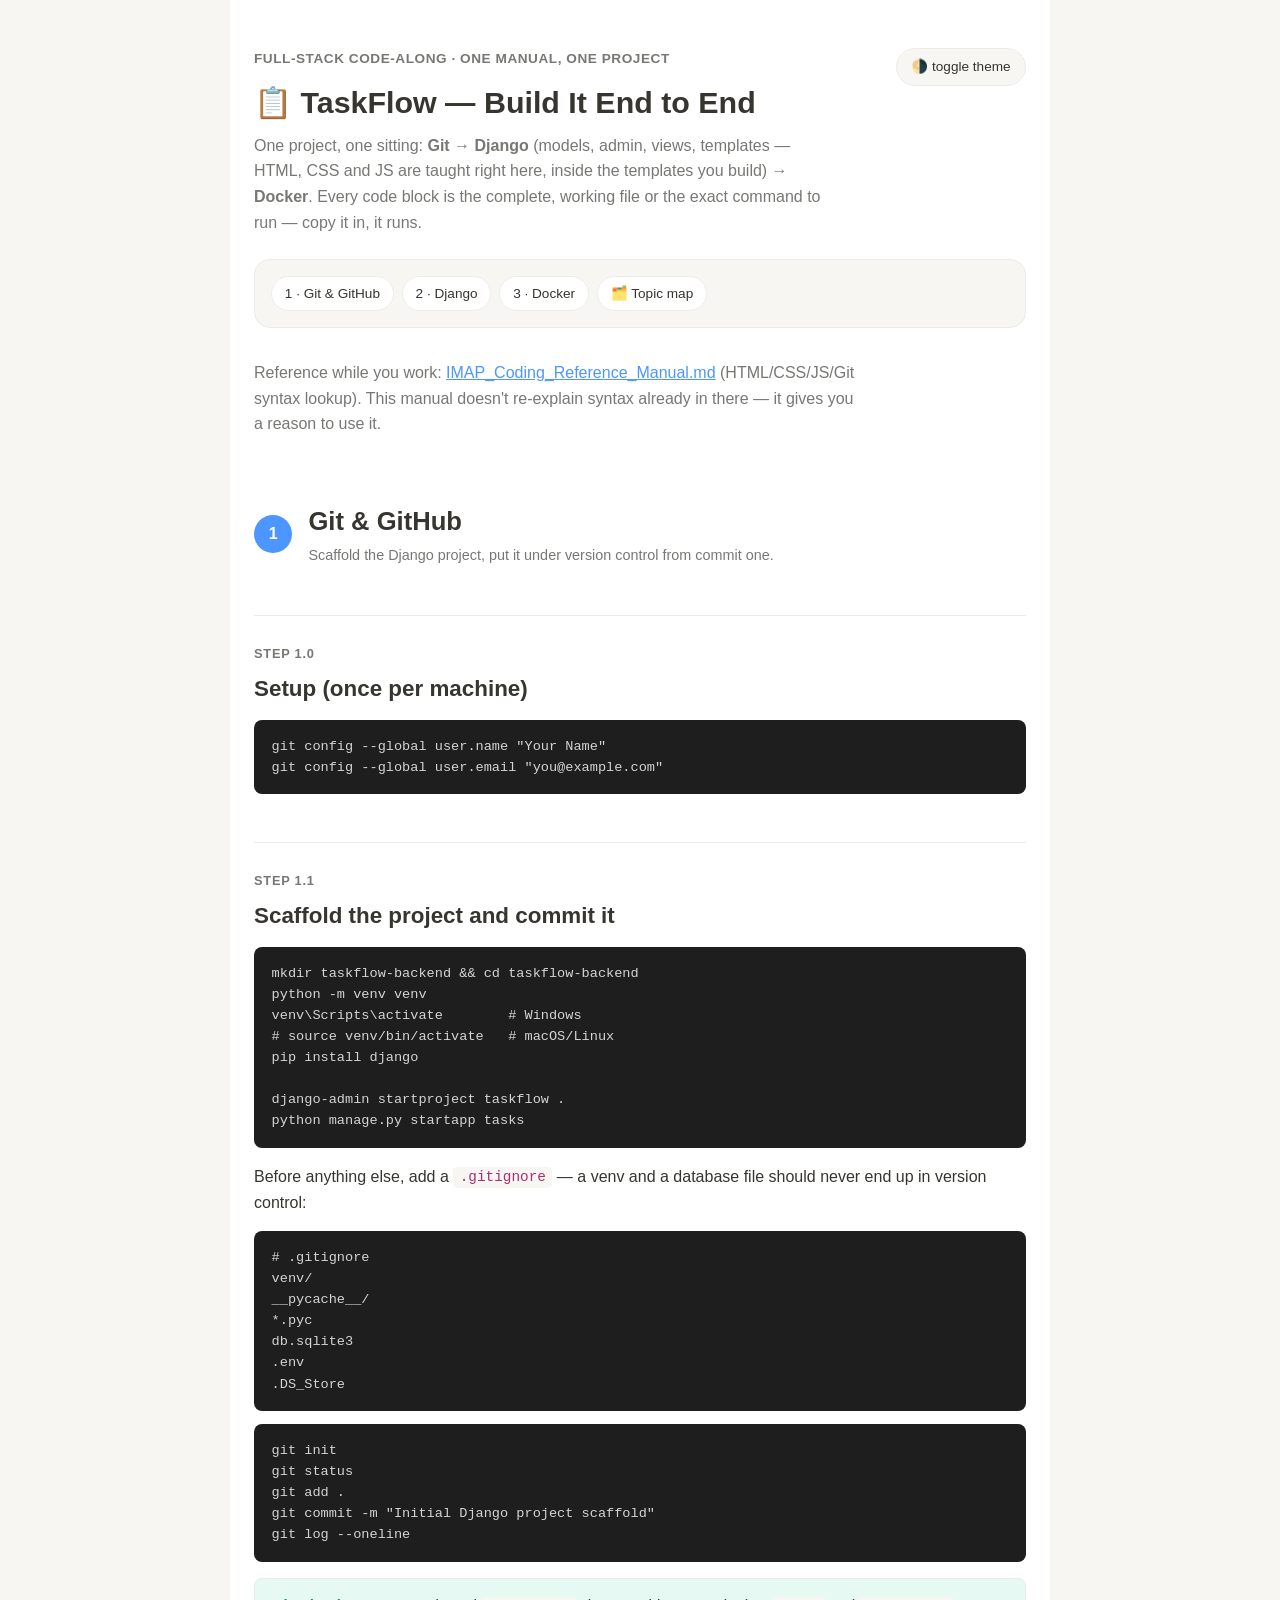
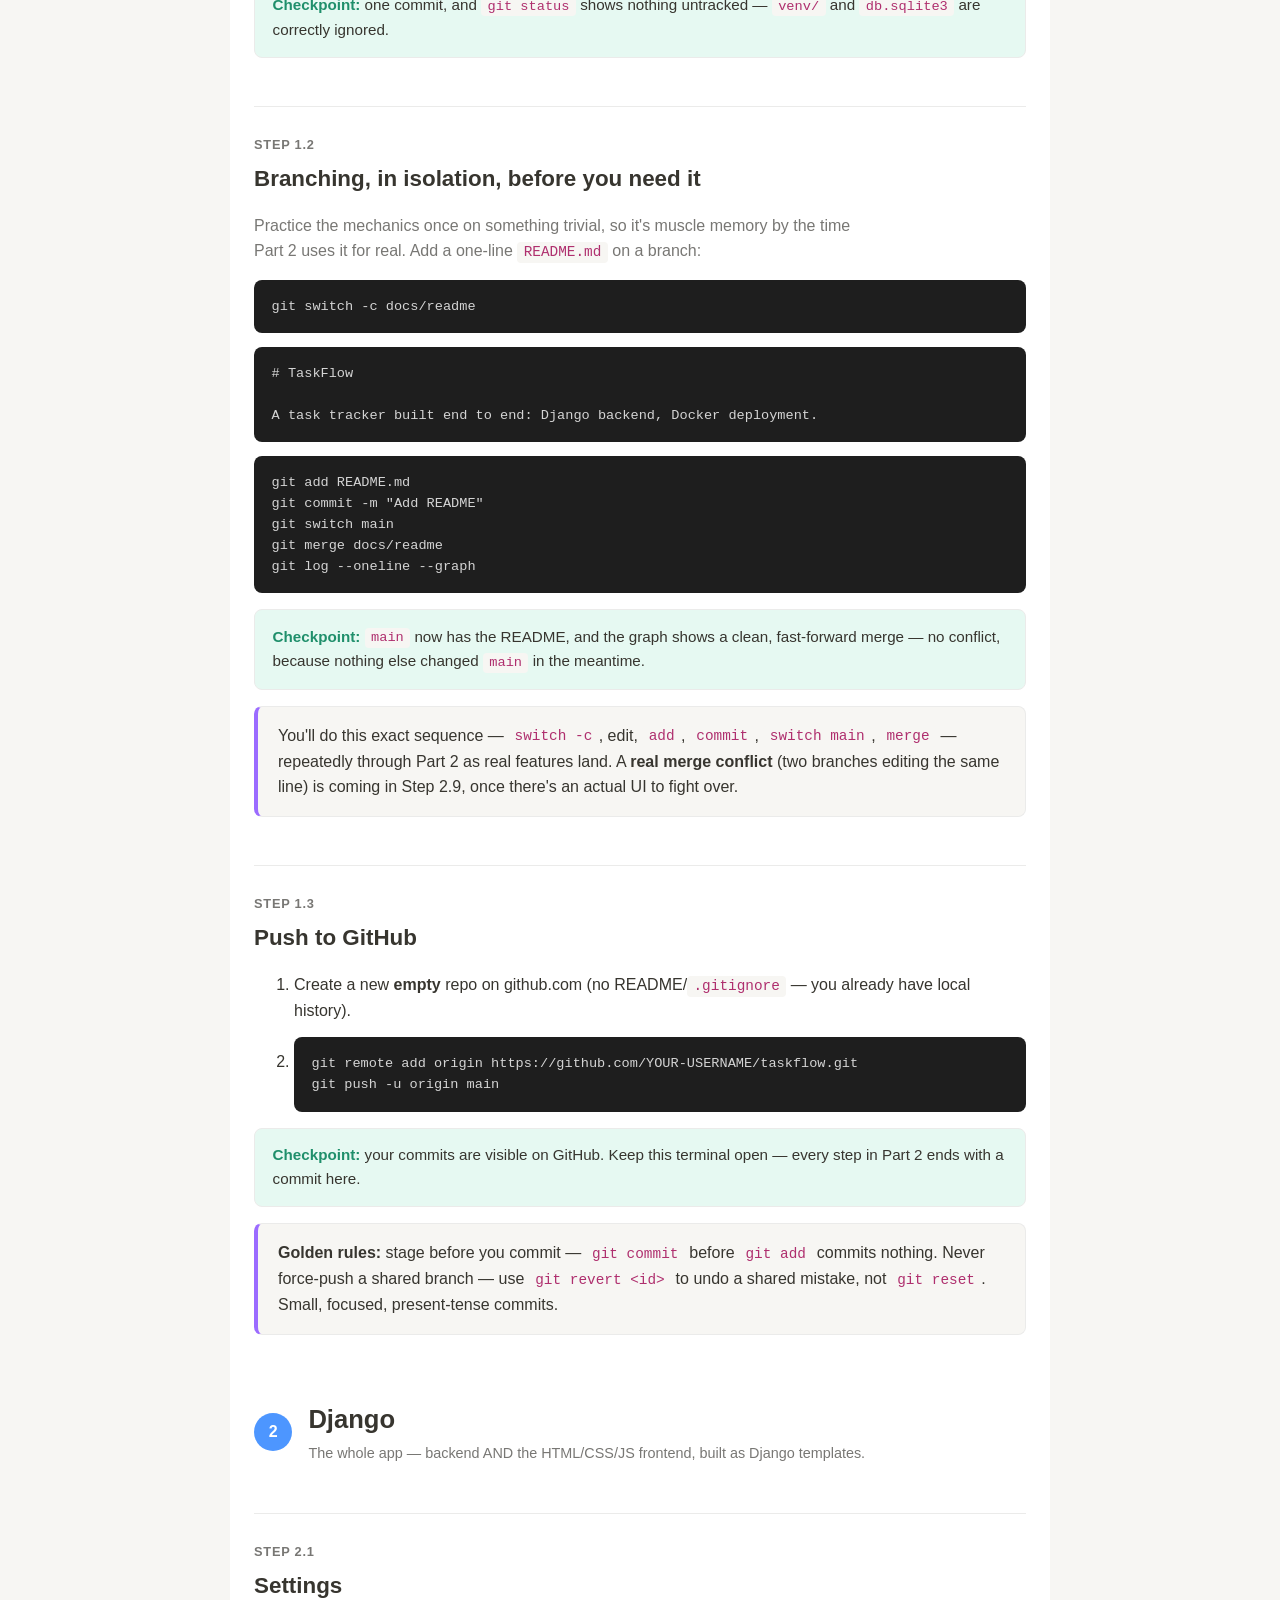
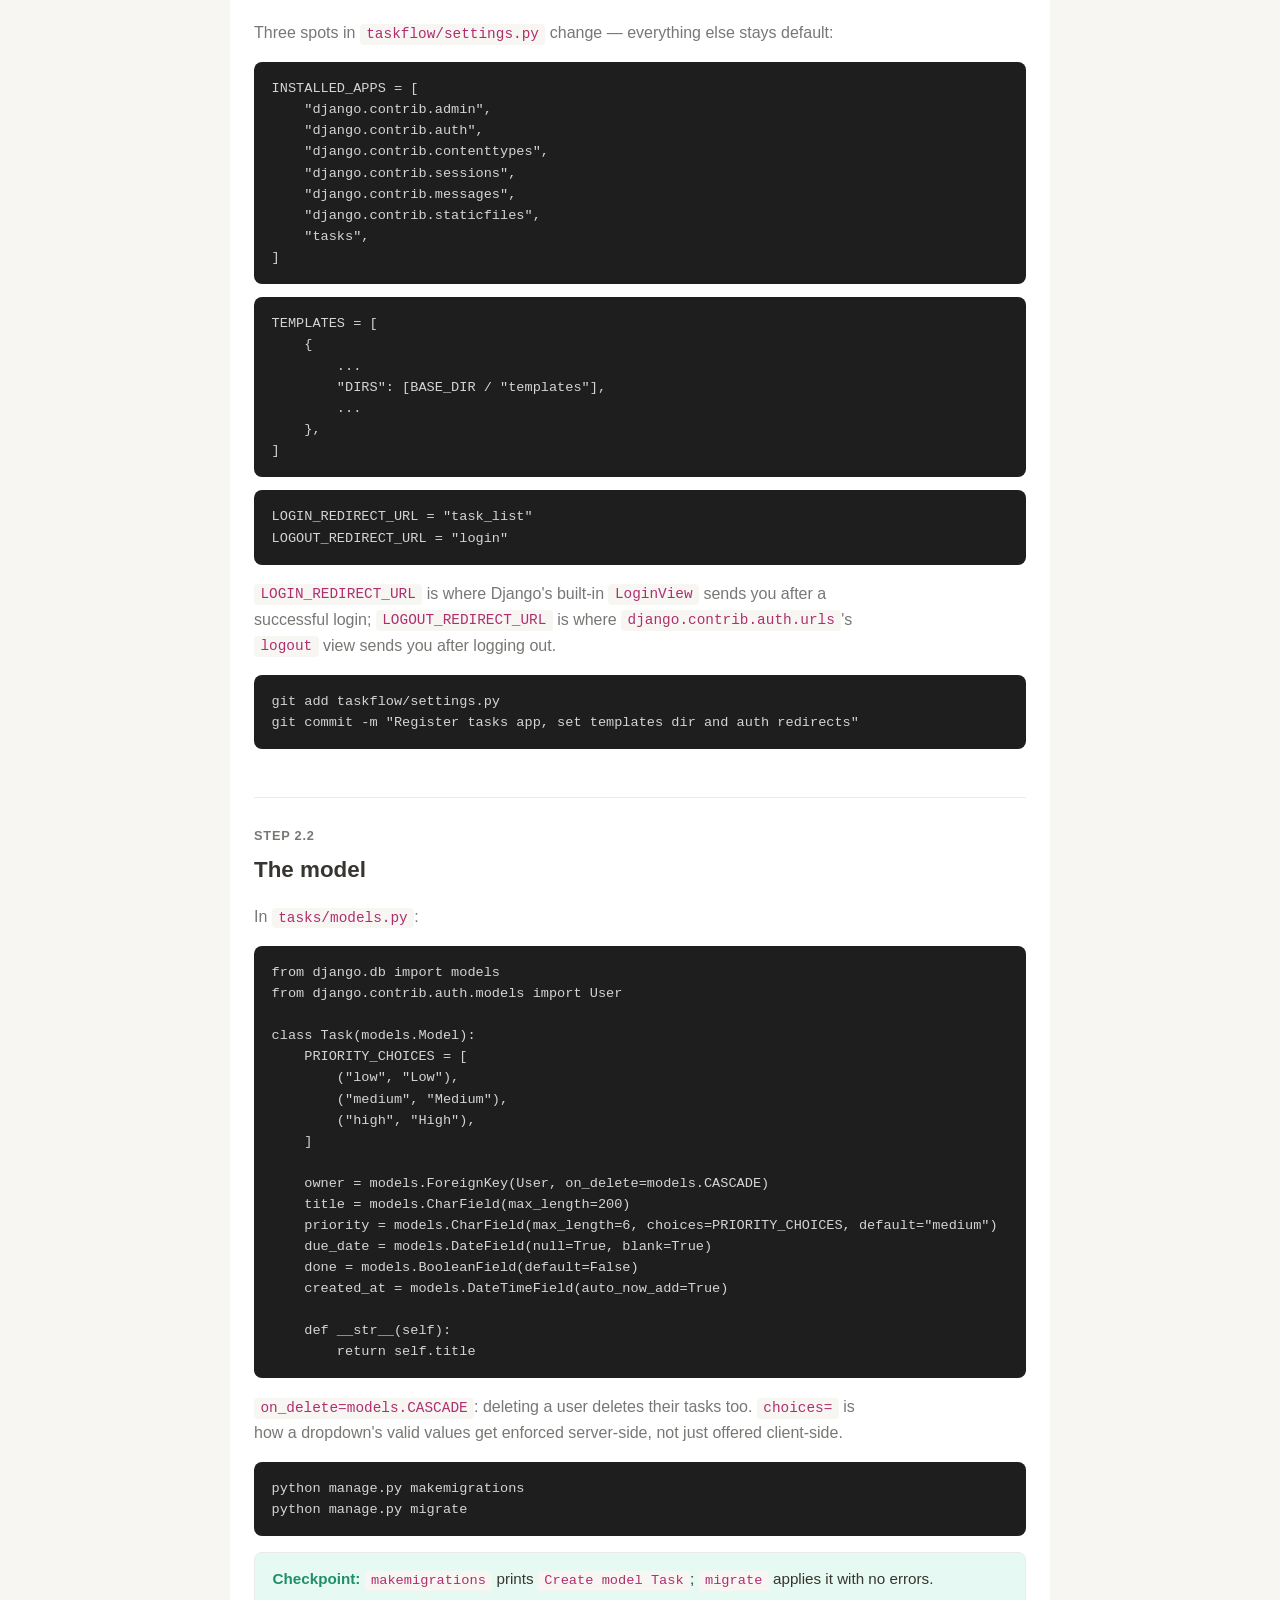
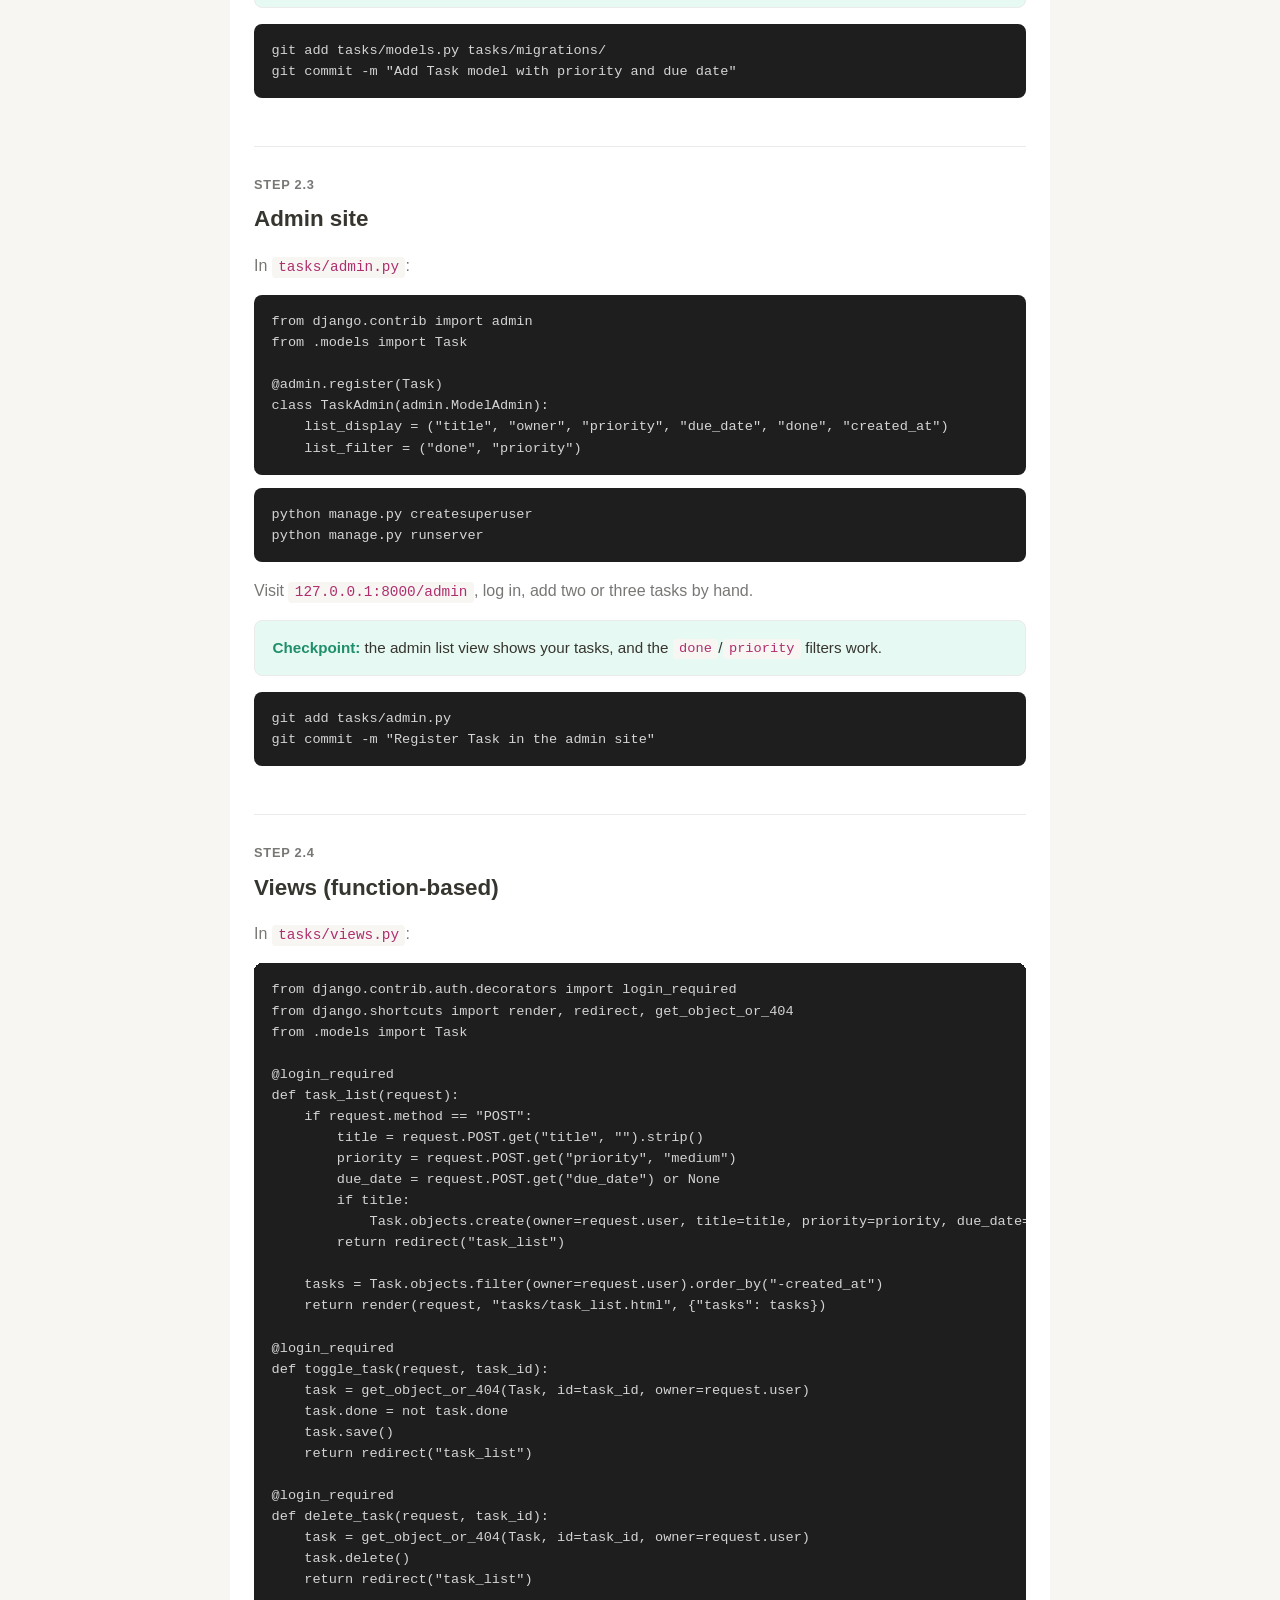
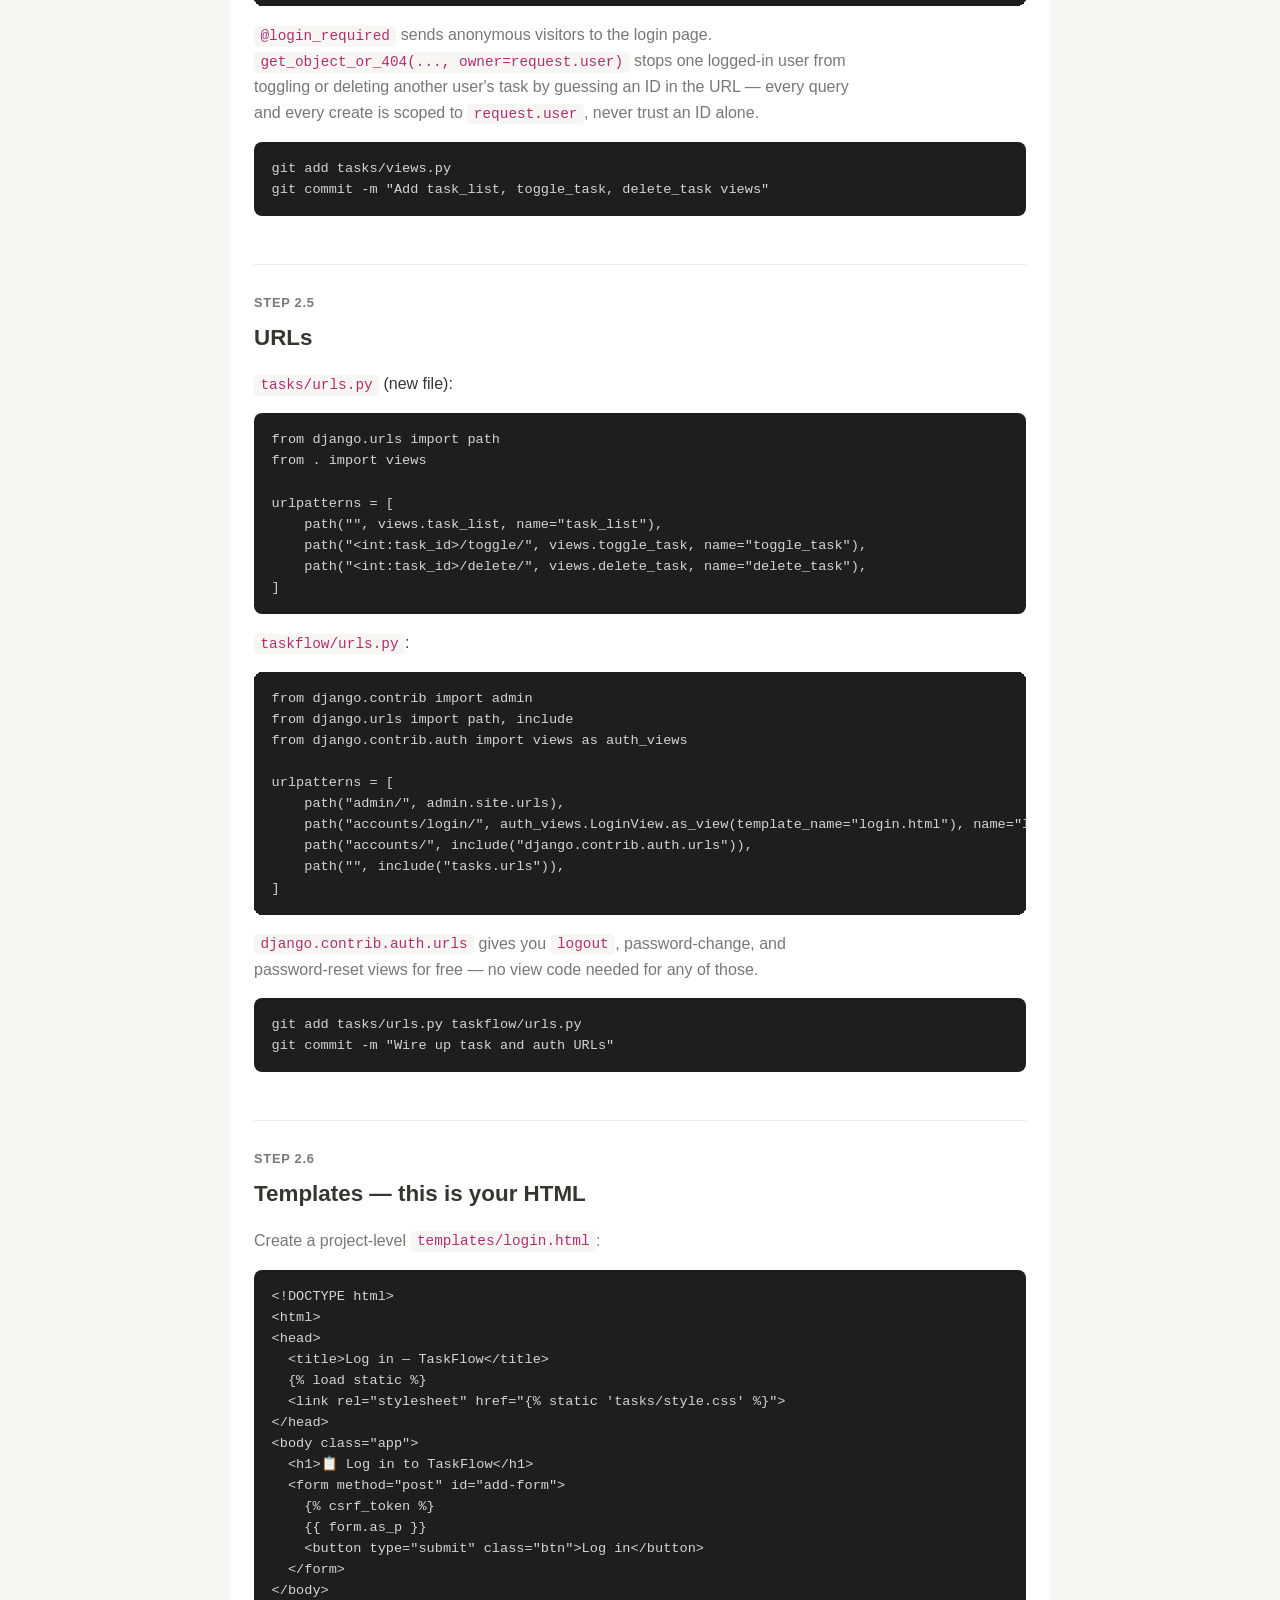
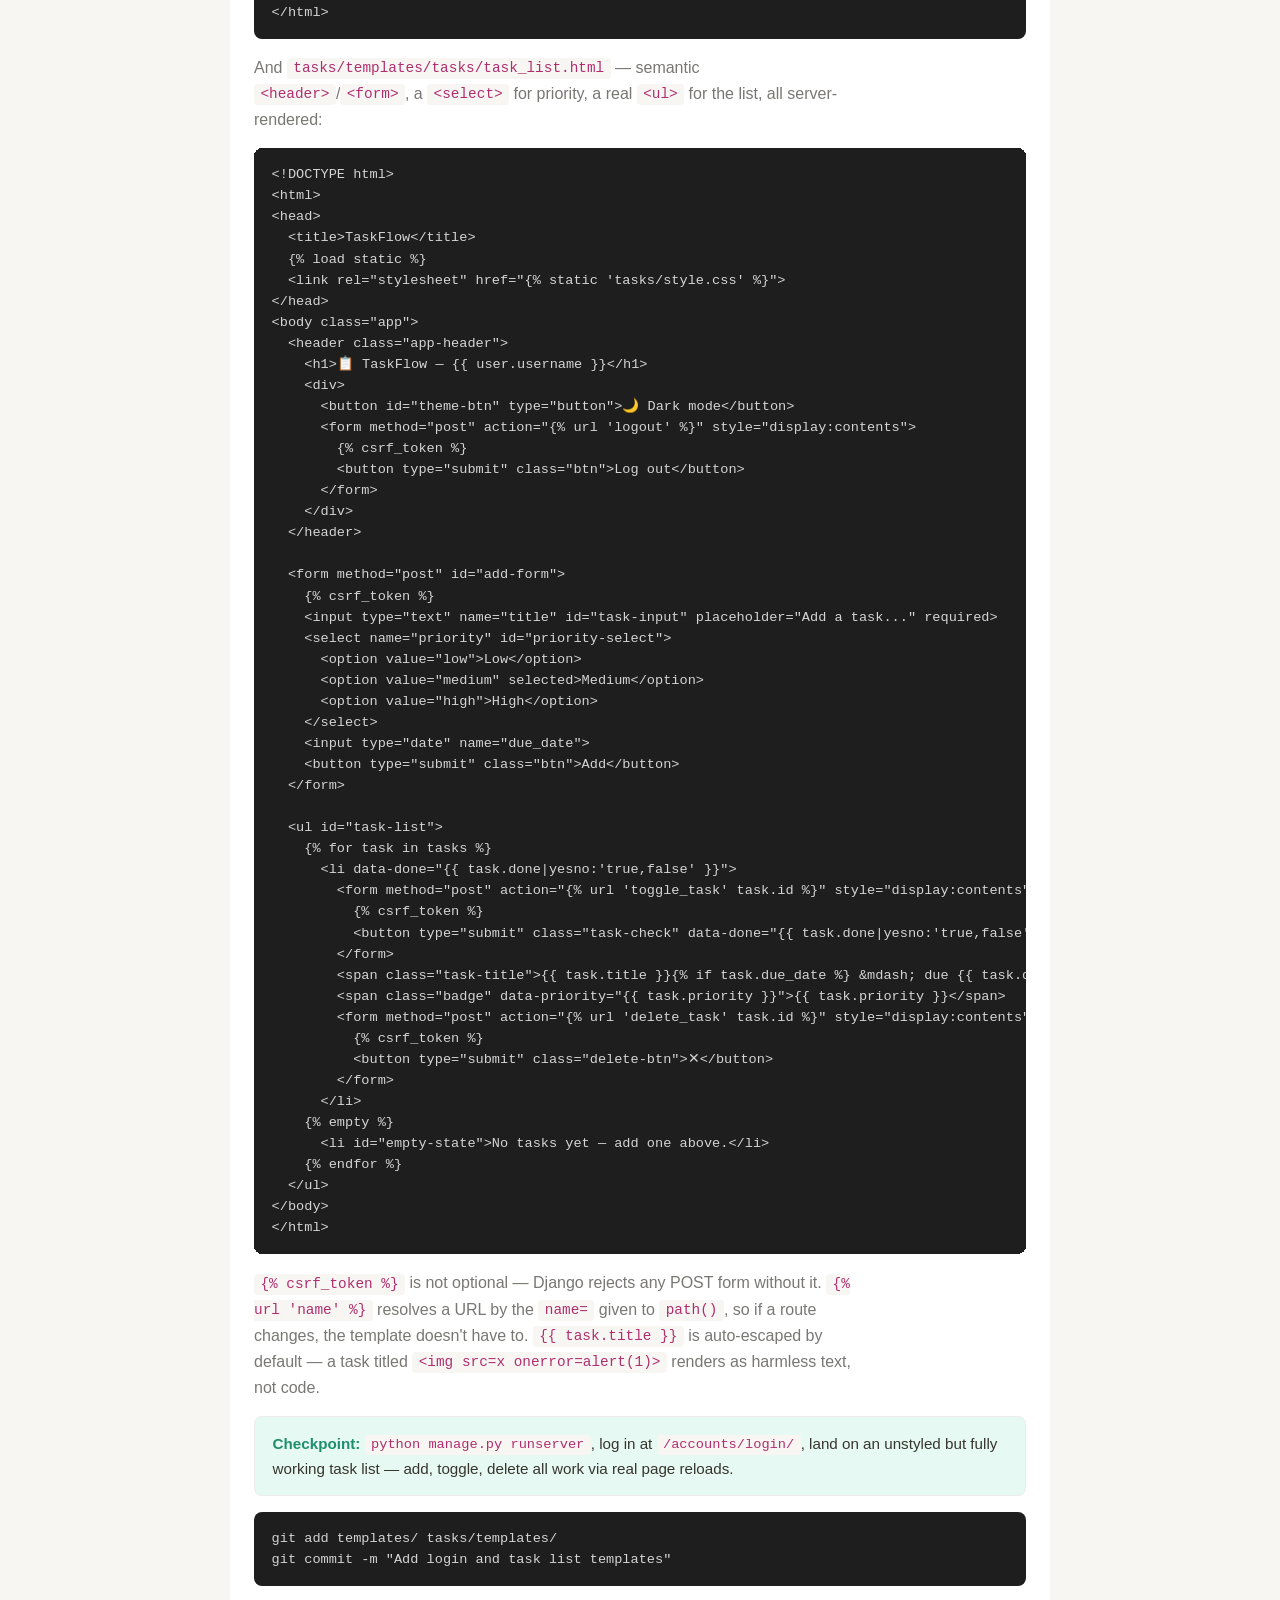
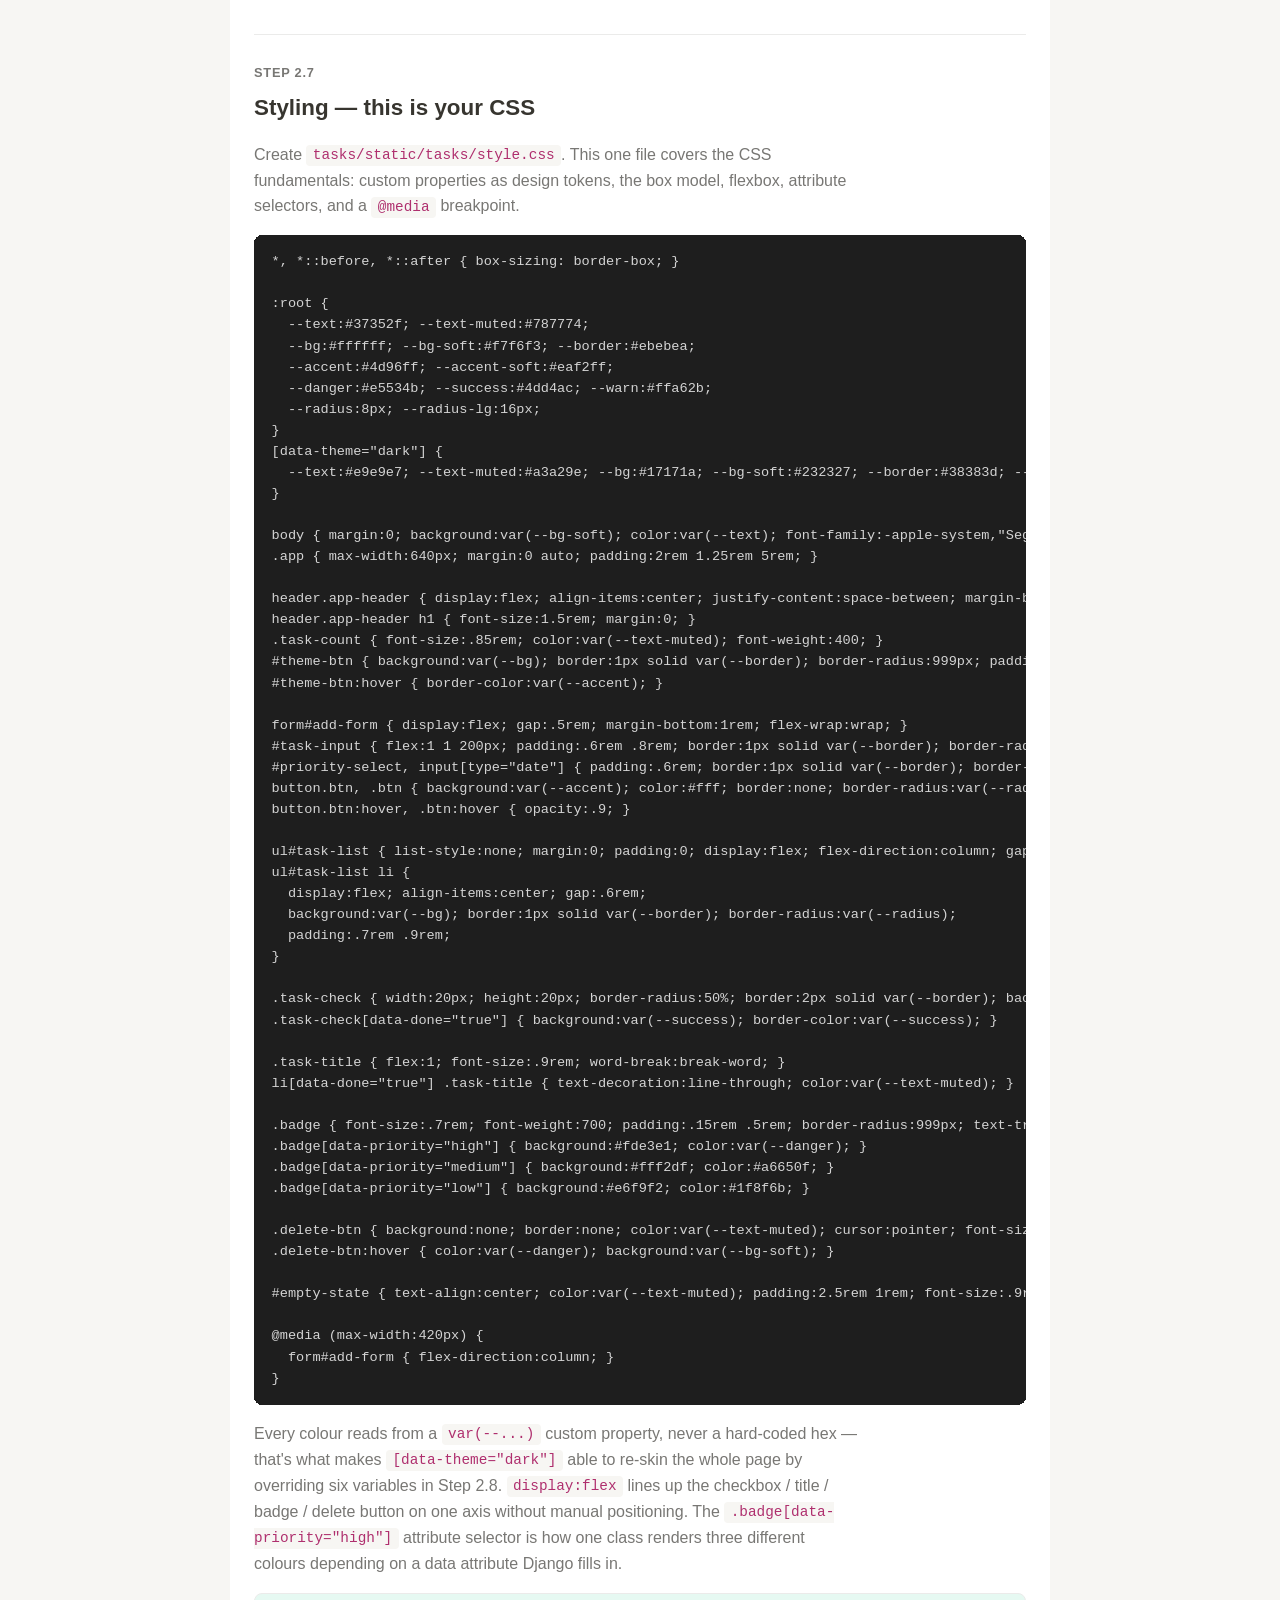
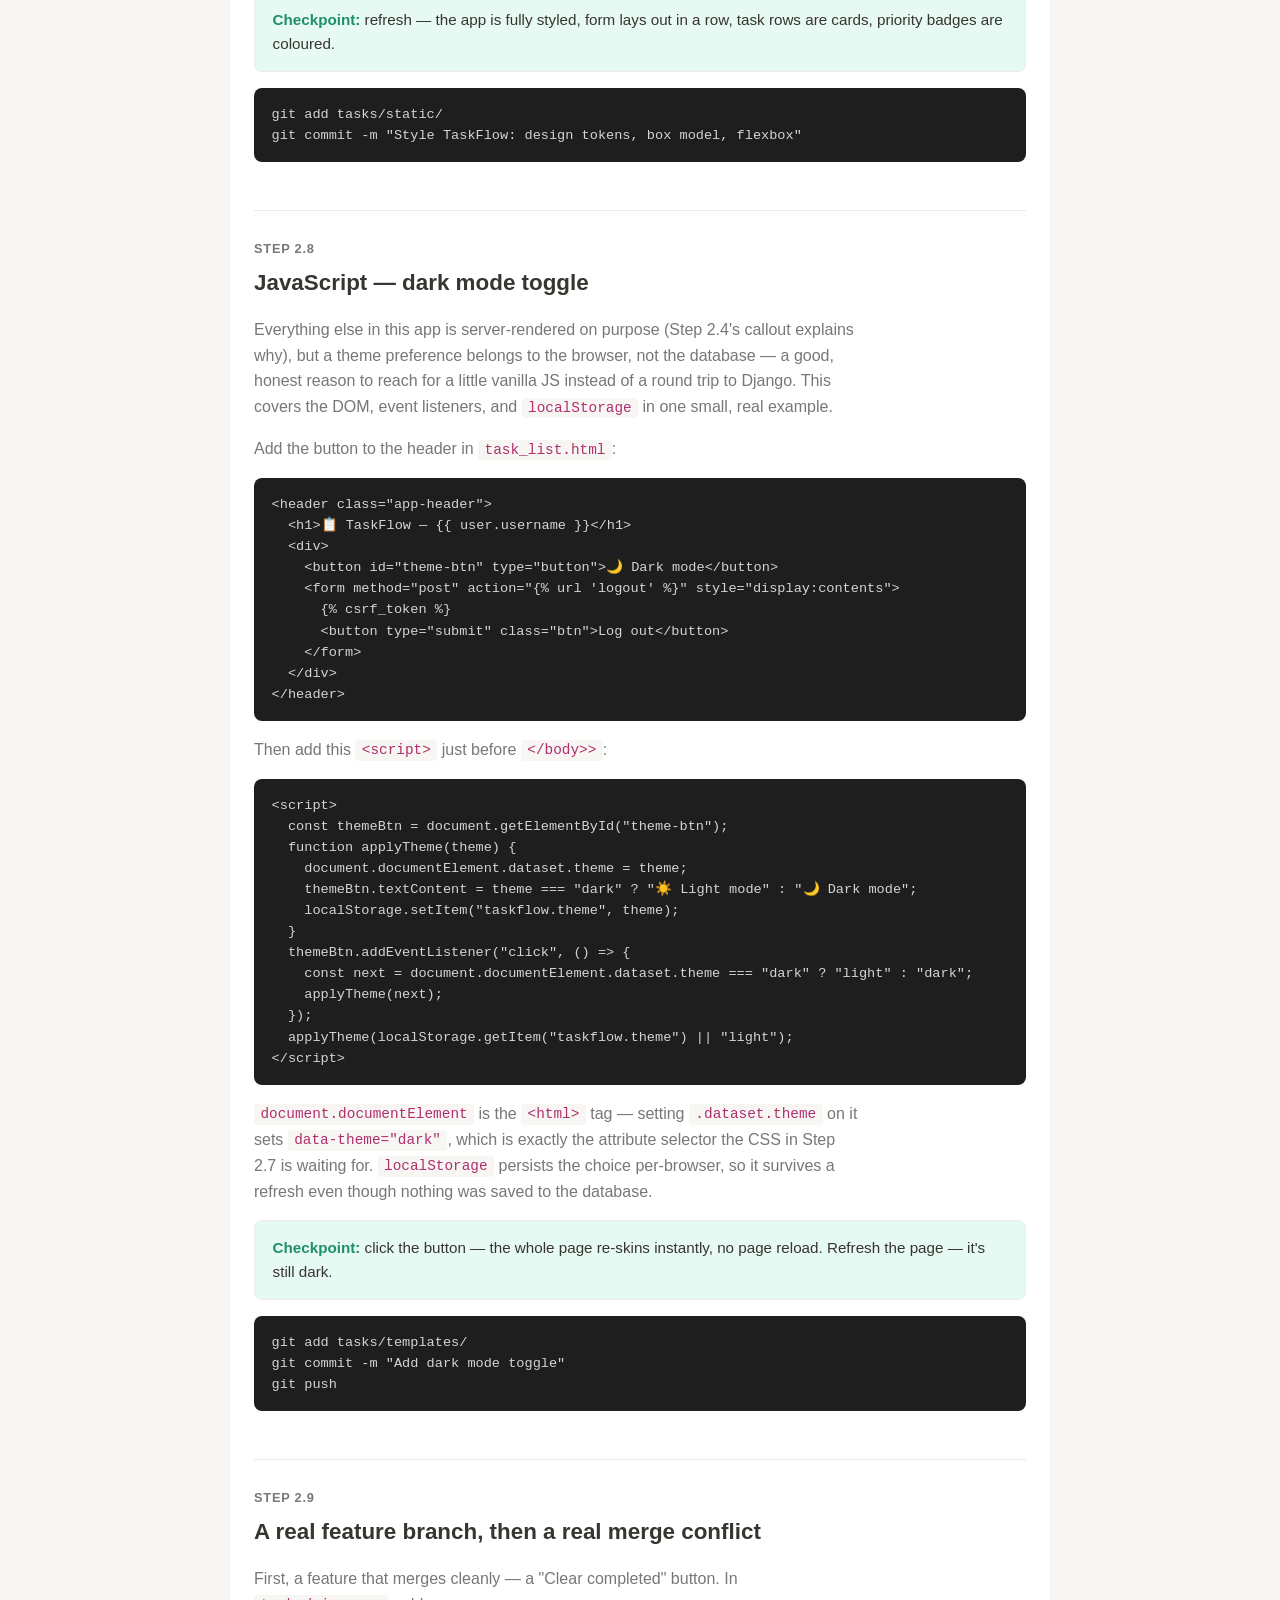
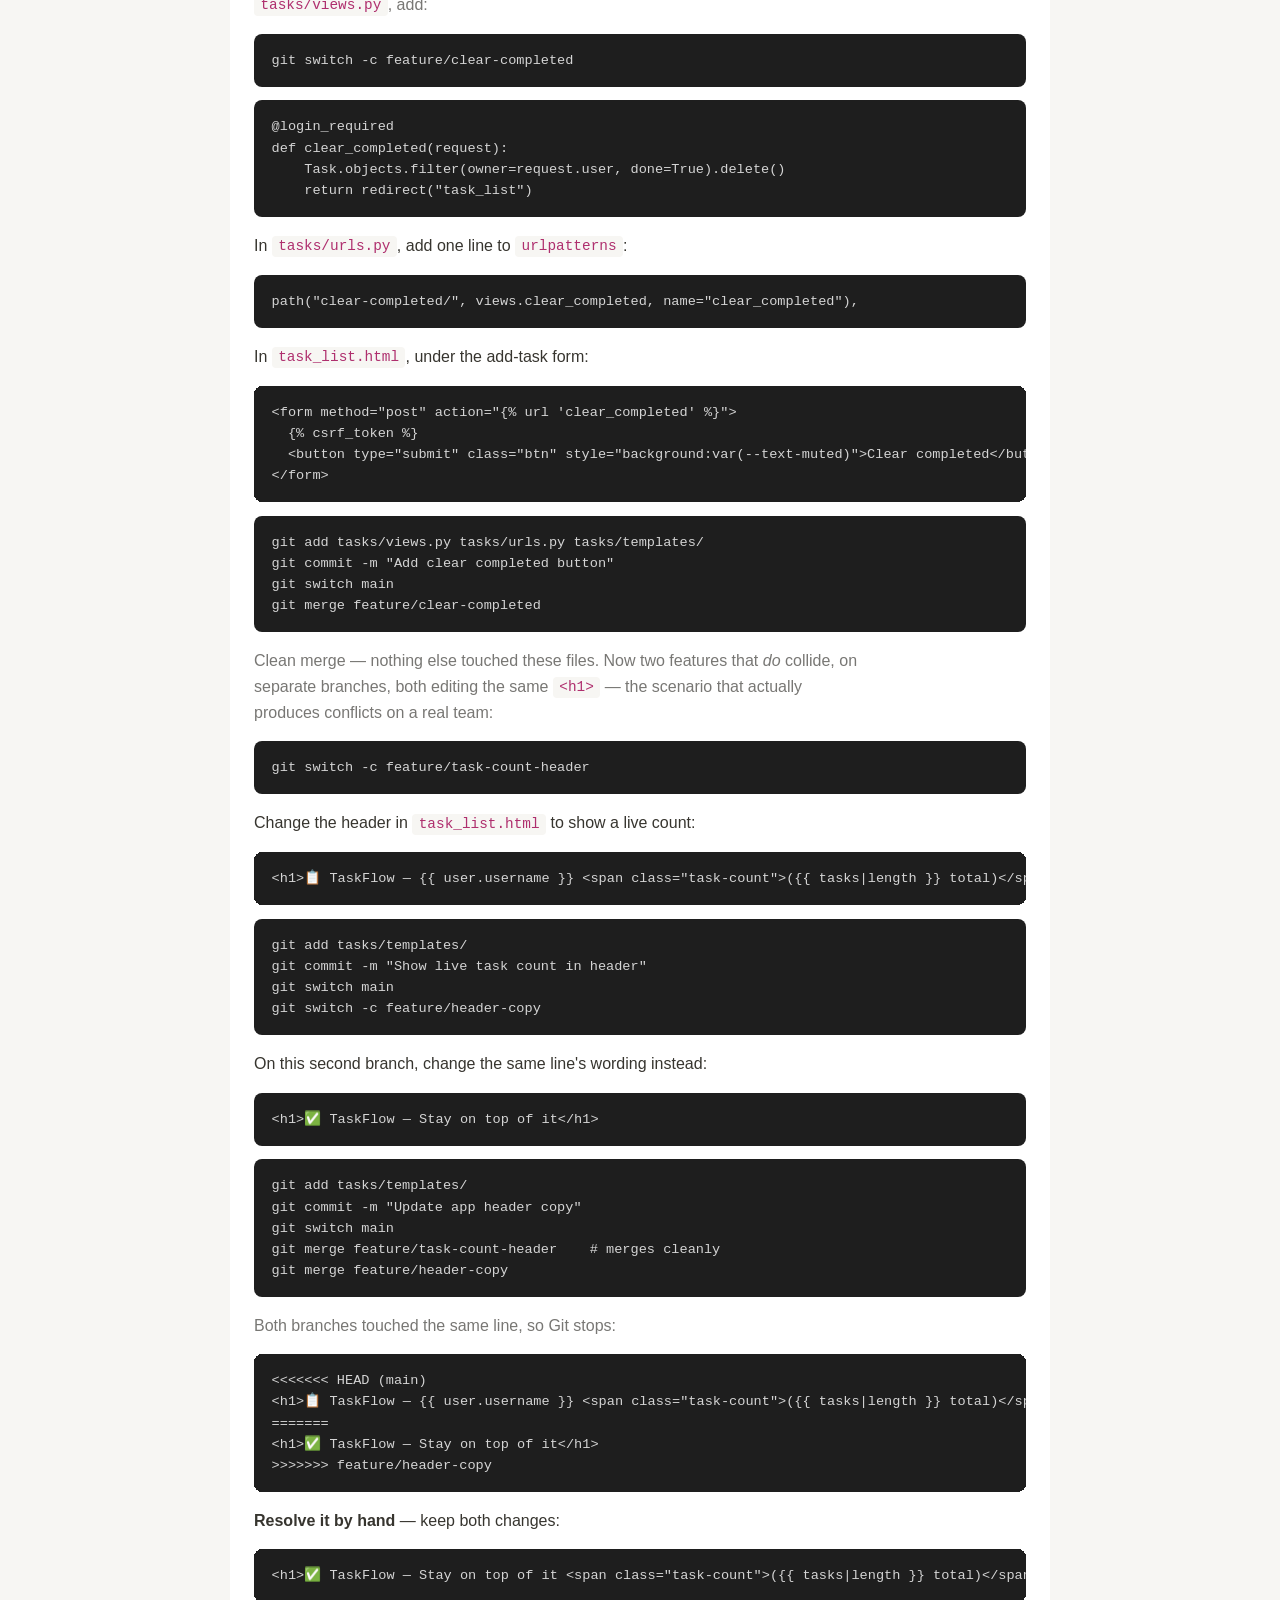
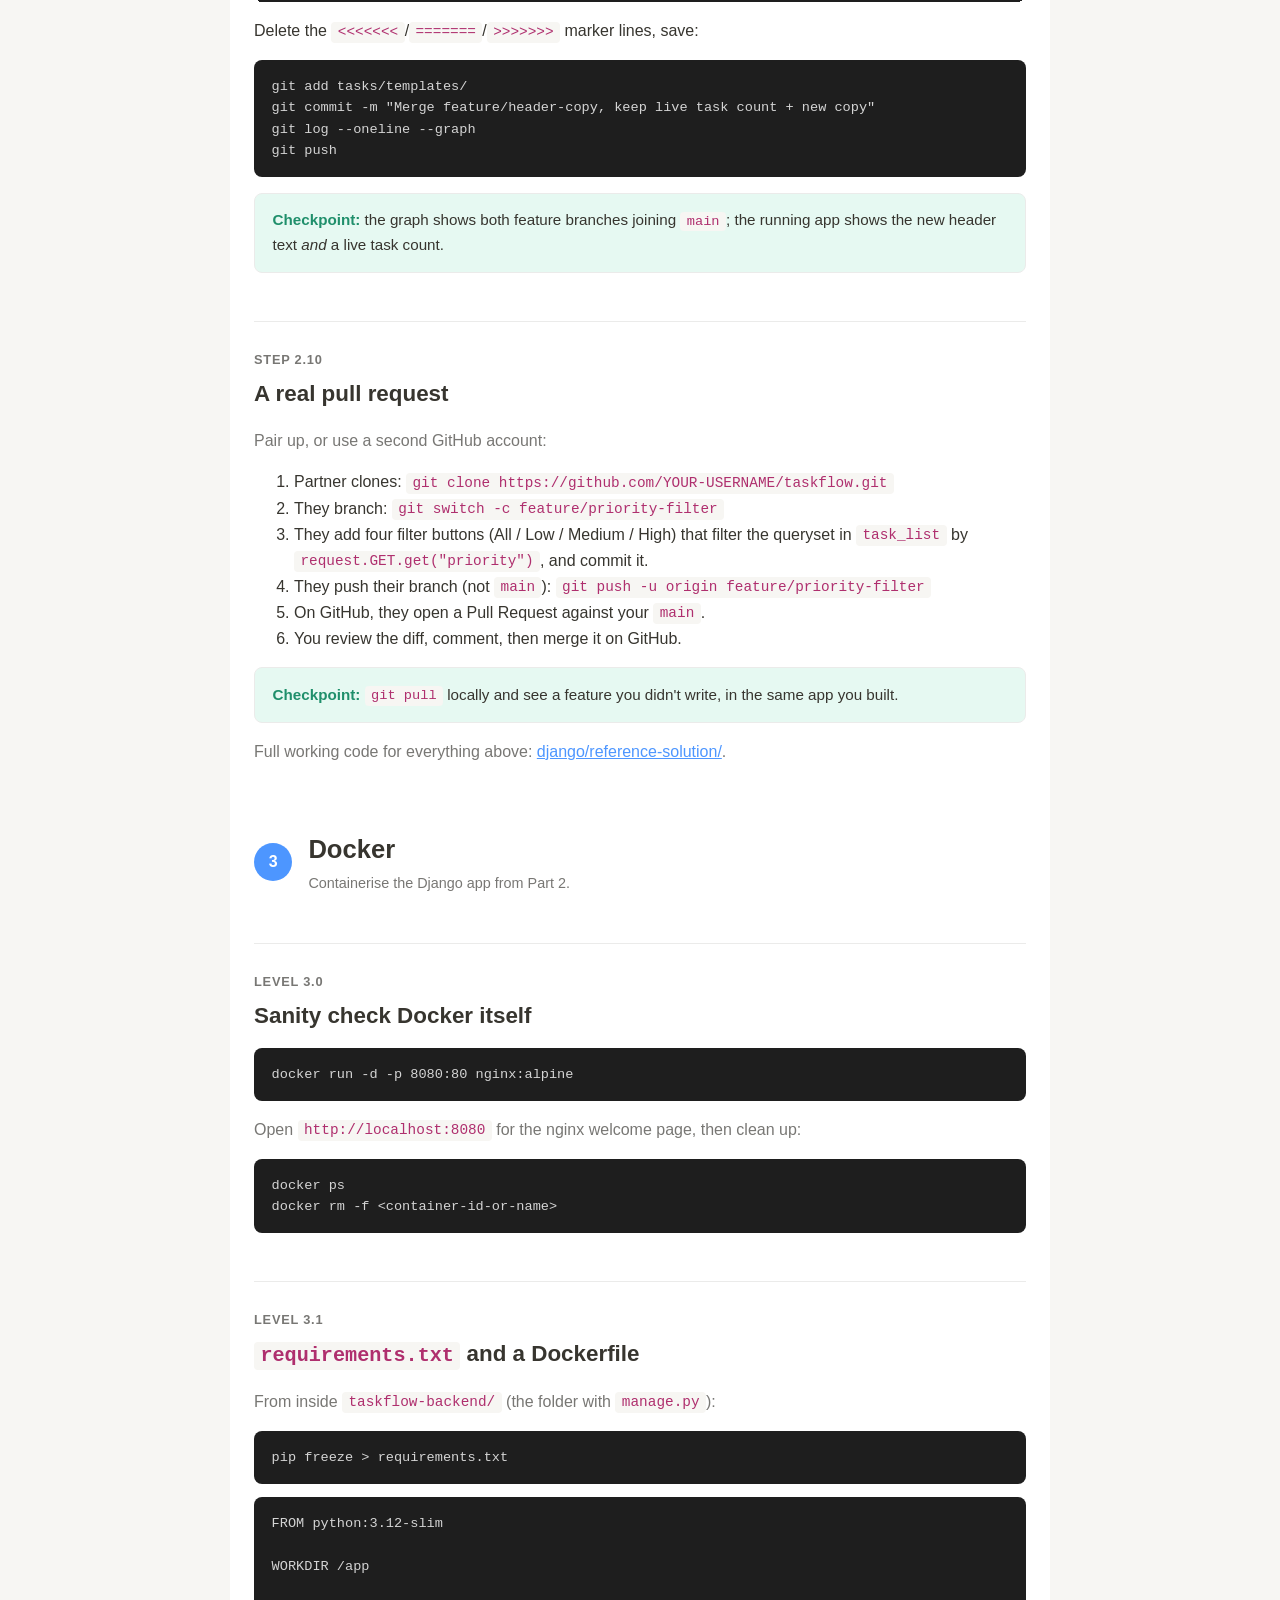
<file: index.html>
<!DOCTYPE html>
<html lang="en">
<head>
  <meta charset="UTF-8">
  <meta http-equiv="refresh" content="0; url=MANUAL_LAB.html">
  <title>TaskFlow — Full-Stack Code-Along</title>
  <link rel="canonical" href="MANUAL_LAB.html">
</head>
<body>
  <p>Opening the manual… <a href="MANUAL_LAB.html">Continue to TaskFlow</a></p>
</body>
</html>
</file>
